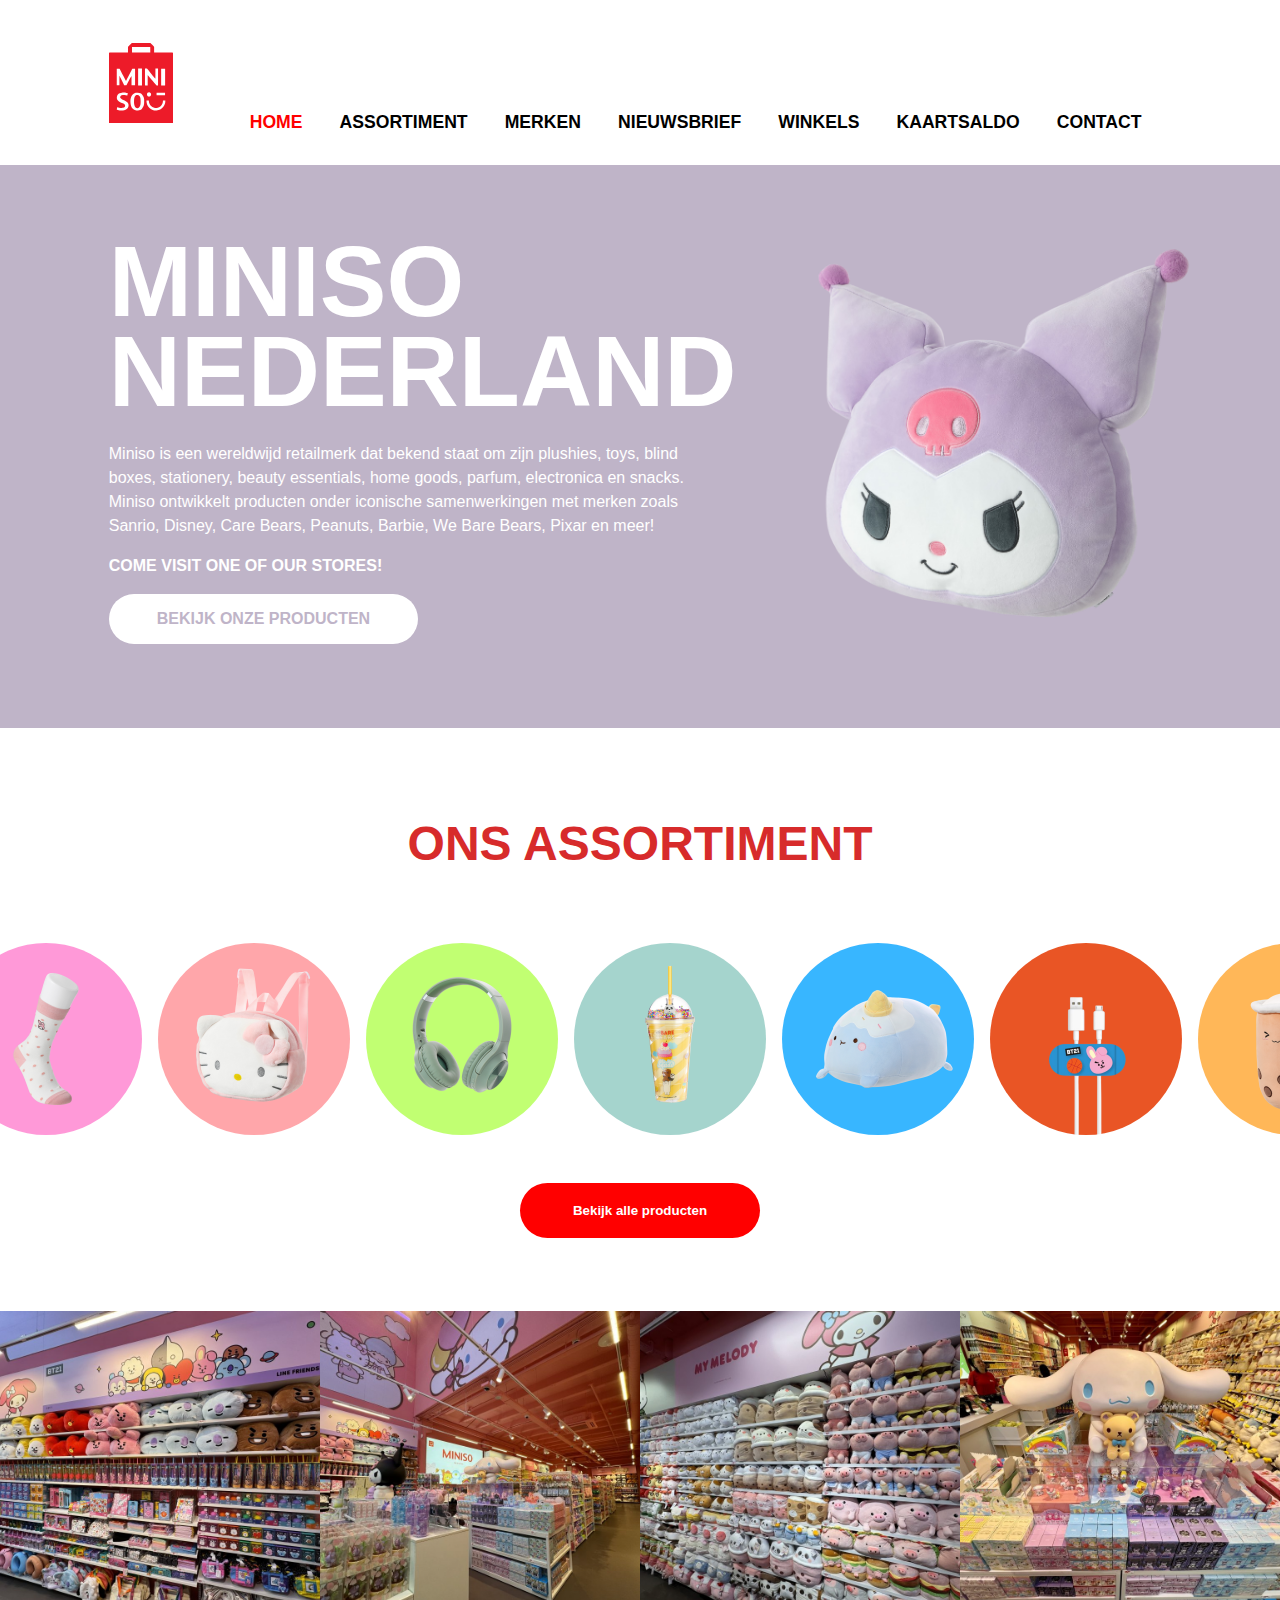
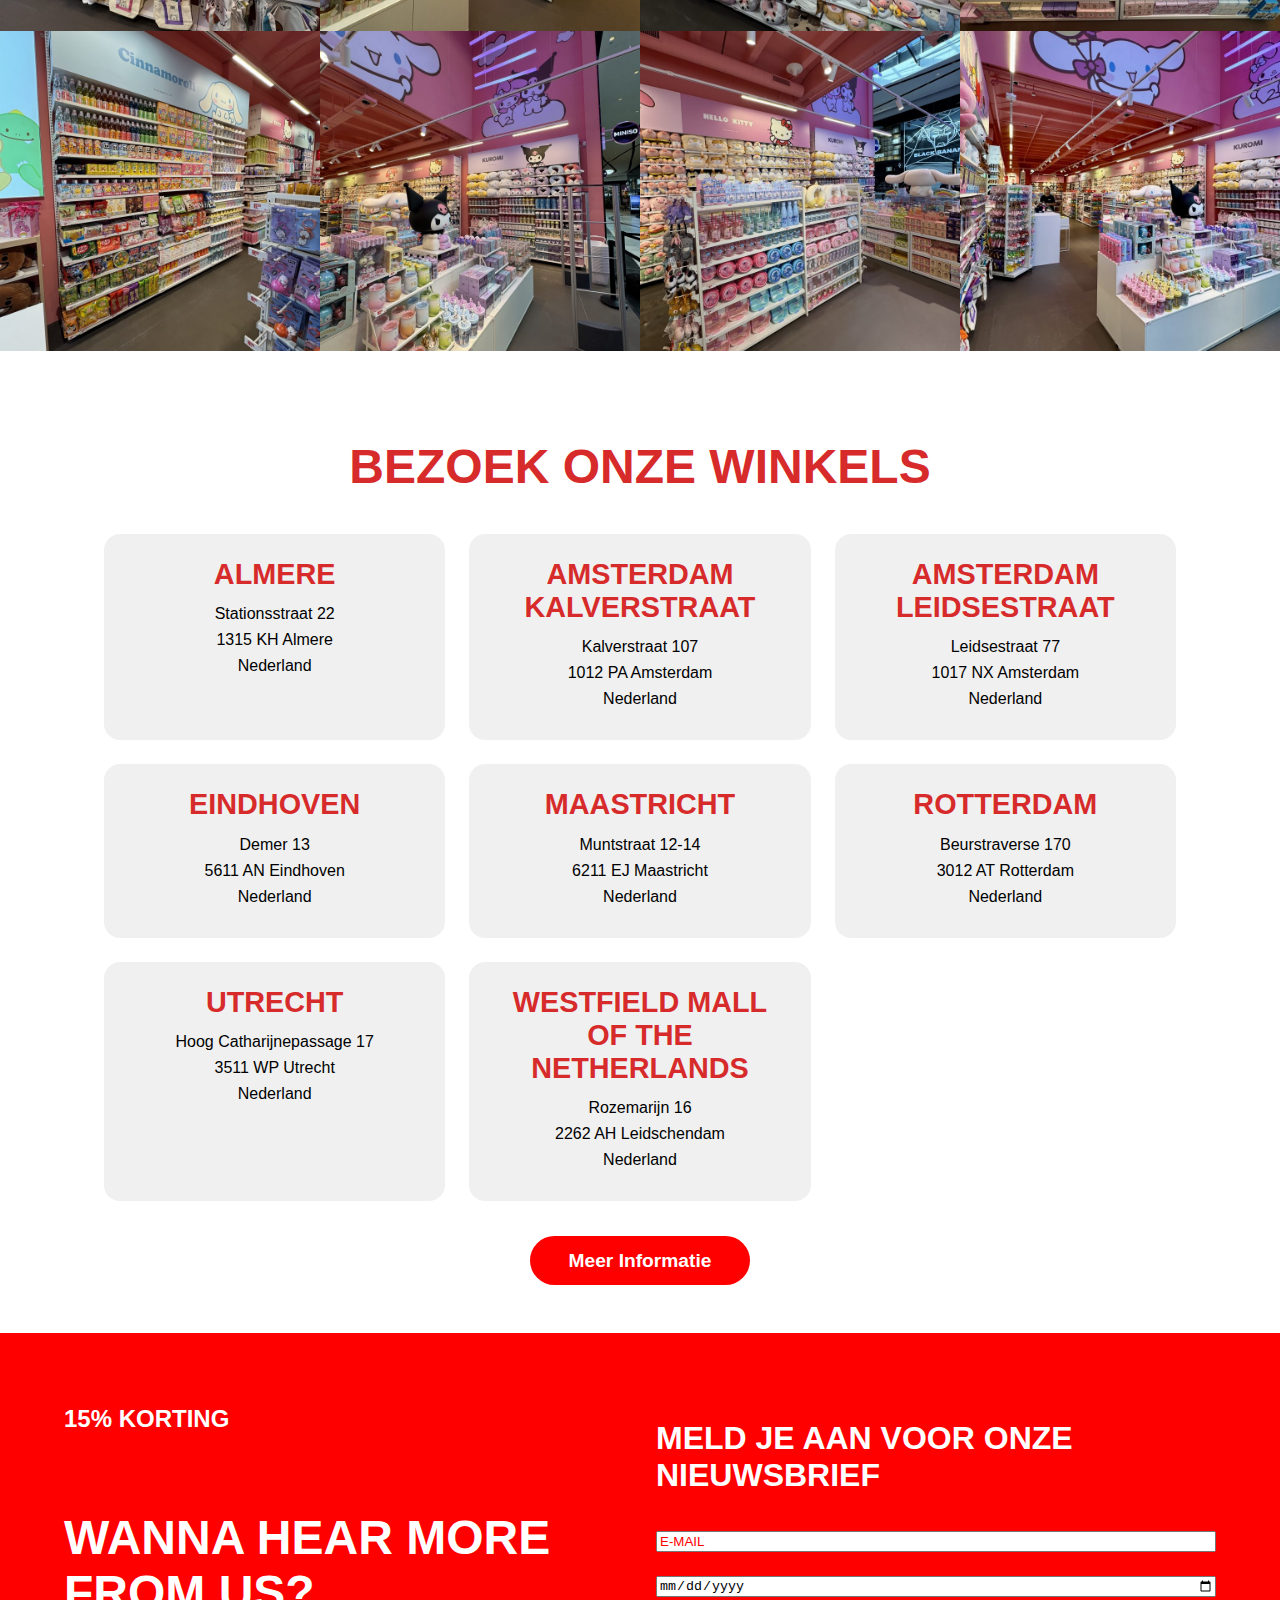
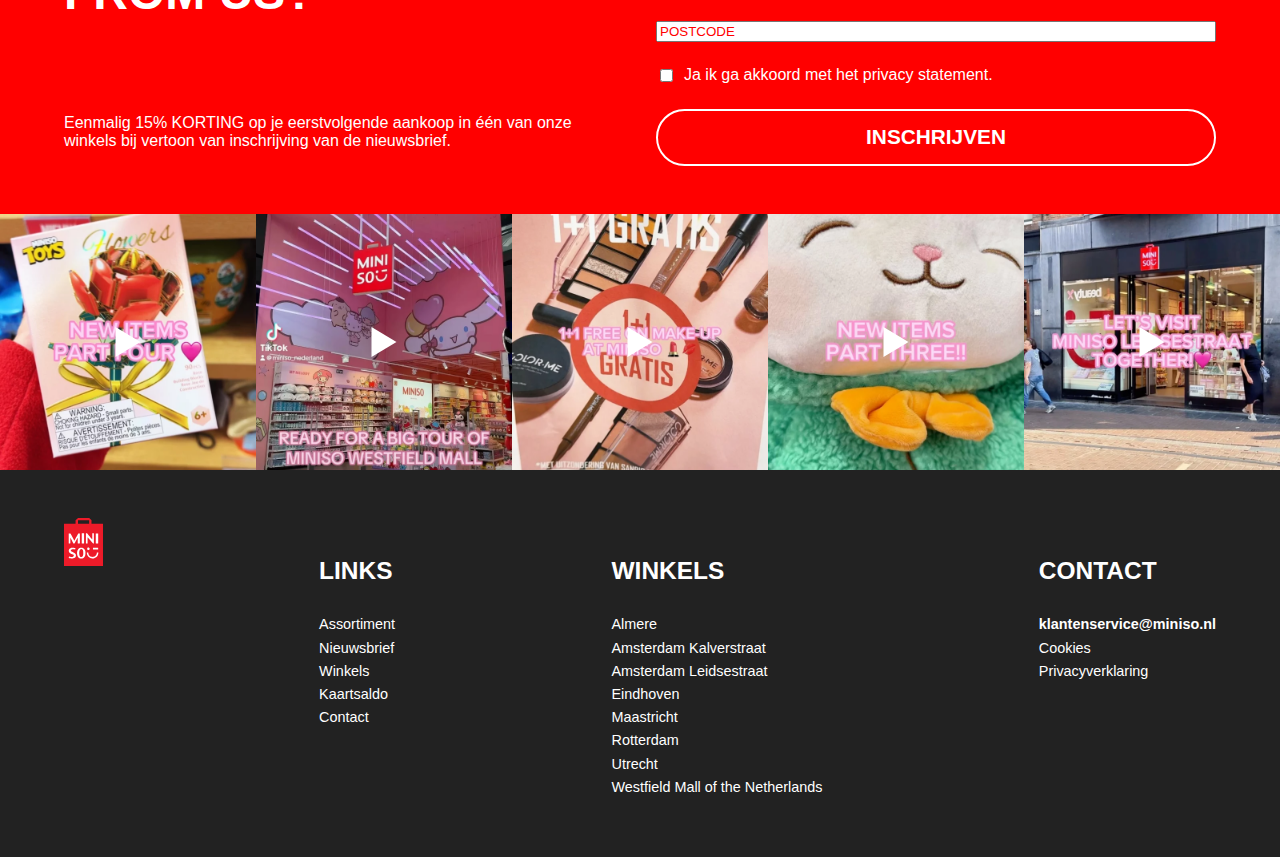
<file: index.html>
<!DOCTYPE html>
<html lang="nl">

<head>
    <meta charset="UTF-8">
    <meta name="author" content="Fatima">
    <meta name="viewport" content="width=device-width, initial-scale=1">
    <title>Miniso Nederland Home Pagina</title>
    <link href="styles/style.css" rel="stylesheet">
    <link href="styles/stylepageen.css" rel="stylesheet">
    <link rel="icon" type="image/svg+xml" href="images/favicon.svg">
</head>

<body>
    <header>
        <nav>
            <img src="images/miniso.svg" alt="Miniso Logo">
            <ul>
                <li><a href="index.html" class="active">Home</a></li>
                <li><a href="">Assortiment</a></li>
                <li><a href="indextwee.html">Merken</a></li>
                <li><a href="">Nieuwsbrief</a></li>
                <li><a href="">Winkels</a></li>
                <li><a href="">Kaartsaldo</a></li>
                <li><a href="">Contact</a></li>
            </ul>
            <button>
                menu
            </button>
            
        </nav>
    </header>

    <main>
        <section>
            <article>
                <h1>Miniso Nederland</h1>
                <p>Miniso is een wereldwijd retailmerk dat bekend staat om zijn plushies, toys, blind boxes, stationery, beauty essentials, home goods, parfum, electronica en snacks. Miniso ontwikkelt producten onder iconische samenwerkingen met merken zoals Sanrio, Disney, Care Bears, Peanuts, Barbie, We Bare Bears, Pixar en meer!</p>
                <p>Come visit one of our stores!</p>
                <button>Bekijk onze producten</button>
            </article>
            <img src="images/kuromi.png" alt="Kuromi Plushie">
        </section>

        <section>
            <h2>Ons assortiment</h2>
            <ol>
                <li><img src="images/product1.png" alt="Categorie 1"></li>
                <li><img src="images/product2.png" alt="Categorie 2"></li>
                <li><img src="images/product3.png" alt="Categorie 3"></li>
                <li><img src="images/product4.png" alt="Categorie 4"></li>
                <li><img src="images/product5.png" alt="Categorie 5"></li>
                <li><img src="images/product6.png" alt="Categorie 6"></li>
                <li><img src="images/product7.png" alt="Categorie 7"></li>
                <li><img src="images/product8.png" alt="Categorie 8"></li>
                <li><img src="images/product9.png" alt="Categorie 9"></li>
                <li><img src="images/product10.png" alt="Categorie 10"></li>
                <li><img src="images/product11.png" alt="Categorie 11"></li>
                <li><img src="images/product12.png" alt="Categorie 12"></li>
                <li><img src="images/product13.png" alt="Categorie 13"></li>
                <li><img src="images/product14.png" alt="Categorie 14"></li>
                <li><img src="images/product15.png" alt="Categorie 15"></li>
                <li><img src="images/product16.png" alt="Categorie 16"></li>
                <li><img src="images/product17.png" alt="Categorie 17"></li>
                <li><img src="images/product18.png" alt="Categorie 18"></li>
                <li><img src="images/product19.png" alt="Categorie 19"></li>
                <li><img src="images/product20.png" alt="Categorie 20"></li>
            </ol>
            <button>Bekijk alle producten</button>
        </section>
        
        <section>
            <ul>
                <li><img src="images/p1.jpg" alt="Miniso Product 1"></li>
                <li><img src="images/p2.jpg" alt="Miniso Product 2"></li>
                <li><img src="images/p3.jpg" alt="Miniso Product 3"></li>
                <li><img src="images/p4.jpg" alt="Miniso Product 4"></li>
                <li><img src="images/p5.jpg" alt="Miniso Product 5"></li>
                <li><img src="images/p6.jpg" alt="Miniso Product 6"></li>
                <li><img src="images/p7.jpg" alt="Miniso Product 7"></li>
                <li><img src="images/p8.jpg" alt="Miniso Product 8"></li>
            </ul>
        </section>

        <section>
            <h2>Bezoek onze winkels</h2>
            <ul>
                <li>
                    <h3>Almere</h3>
                    <p>Stationsstraat 22</p>
                    <p>1315 KH Almere</p>
                    <p>Nederland</p>
                </li>
                <li>
                    <h3>Amsterdam Kalverstraat</h3>
                    <p>Kalverstraat 107</p>
                    <p>1012 PA Amsterdam</p>
                    <p>Nederland</p>
                </li>
                <li>
                    <h3>Amsterdam Leidsestraat</h3>
                    <p>Leidsestraat 77</p>
                    <p>1017 NX Amsterdam</p>
                    <p>Nederland</p>
                </li>
                <li>
                    <h3>Eindhoven</h3>
                    <p>Demer 13</p>
                    <p>5611 AN Eindhoven</p>
                    <p>Nederland</p>
                </li>
                <li>
                    <h3>Maastricht</h3>
                    <p>Muntstraat 12-14</p>
                    <p>6211 EJ Maastricht</p>
                    <p>Nederland</p>
                </li>
                <li>
                    <h3>Rotterdam</h3>
                    <p>Beurstraverse 170</p>
                    <p>3012 AT Rotterdam</p>
                    <p>Nederland</p>
                </li>
                <li>
                    <h3>Utrecht</h3>
                    <p>Hoog Catharijnepassage 17</p>
                    <p>3511 WP Utrecht</p>
                    <p>Nederland</p>
                </li>
                <li>
                    <h3>Westfield Mall of the Netherlands</h3>
                    <p>Rozemarijn 16</p>
                    <p>2262 AH Leidschendam</p>
                    <p>Nederland</p>
                </li>
            </ul>
            <button>Meer Informatie</button>
        </section>

        <section>
            <h3>15% korting</h3>
            <h1>Wanna hear more from us?</h1>
            <p>Eenmalig 15% KORTING op je eerstvolgende aankoop in één van onze winkels bij vertoon van inschrijving van de nieuwsbrief.</p>
        
            <form>
                <h2>Meld je aan voor onze nieuwsbrief</h2>
                <input type="email" placeholder="E-MAIL" required>
                <input type="date" placeholder="Geboortedatum" required>
                <input type="text" placeholder="POSTCODE" required>
                <label><input type="checkbox" required> Ja ik ga akkoord met het privacy statement.</label>
                <button type="submit">INSCHRIJVEN</button>
            </form> <!--met behulp van chatgpt en mdn-->
        </section>

        <section>
            <ul>
                <li><a href="https://instagram.com"><img src="images/video1-thumbnail.webp" alt="Video 1" /></a></li>
                <li><a href="https://instagram.com"><img src="images/video2-thumbnail.webp" alt="Video 2" /></a></li>
                <li><a href="https://instagram.com"><img src="images/video3-thumbnail.webp" alt="Video 3" /></a></li>
                <li><a href="https://instagram.com"><img src="images/video4-thumbnail.webp" alt="Video 4" /></a></li>
                <li><a href="https://instagram.com"><img src="images/video5-thumbnail.webp" alt="Video 5" /></a></li>
            </ul>
        </section>
    </main>

    <footer>
        <img src="images/miniso.svg" alt="Miniso Logo">
        
        <ul>
            <h3>Links</h3>
            <li>Assortiment</li>
            <li>Nieuwsbrief</li>
            <li>Winkels</li>
            <li>Kaartsaldo</li>
            <li>Contact</li>
        </ul>
      
        <ul>
            <h3>Winkels</h3>
            <li>Almere</li>
            <li>Amsterdam Kalverstraat</li>
            <li>Amsterdam Leidsestraat</li>
            <li>Eindhoven</li>
            <li>Maastricht</li>
            <li>Rotterdam</li>
            <li>Utrecht</li>
            <li>Westfield Mall of the Netherlands</li>
        </ul>
    
        <ul>
            <h3>Contact</h3>
            <li><strong>klantenservice@miniso.nl</strong></li>
            <li>Cookies</li>
            <li>Privacyverklaring</li>
        </ul>
       <!--met behulp van chatgpt-->
    <script defer src="scripts/script.js"></script>
</body>

</html>
</file>
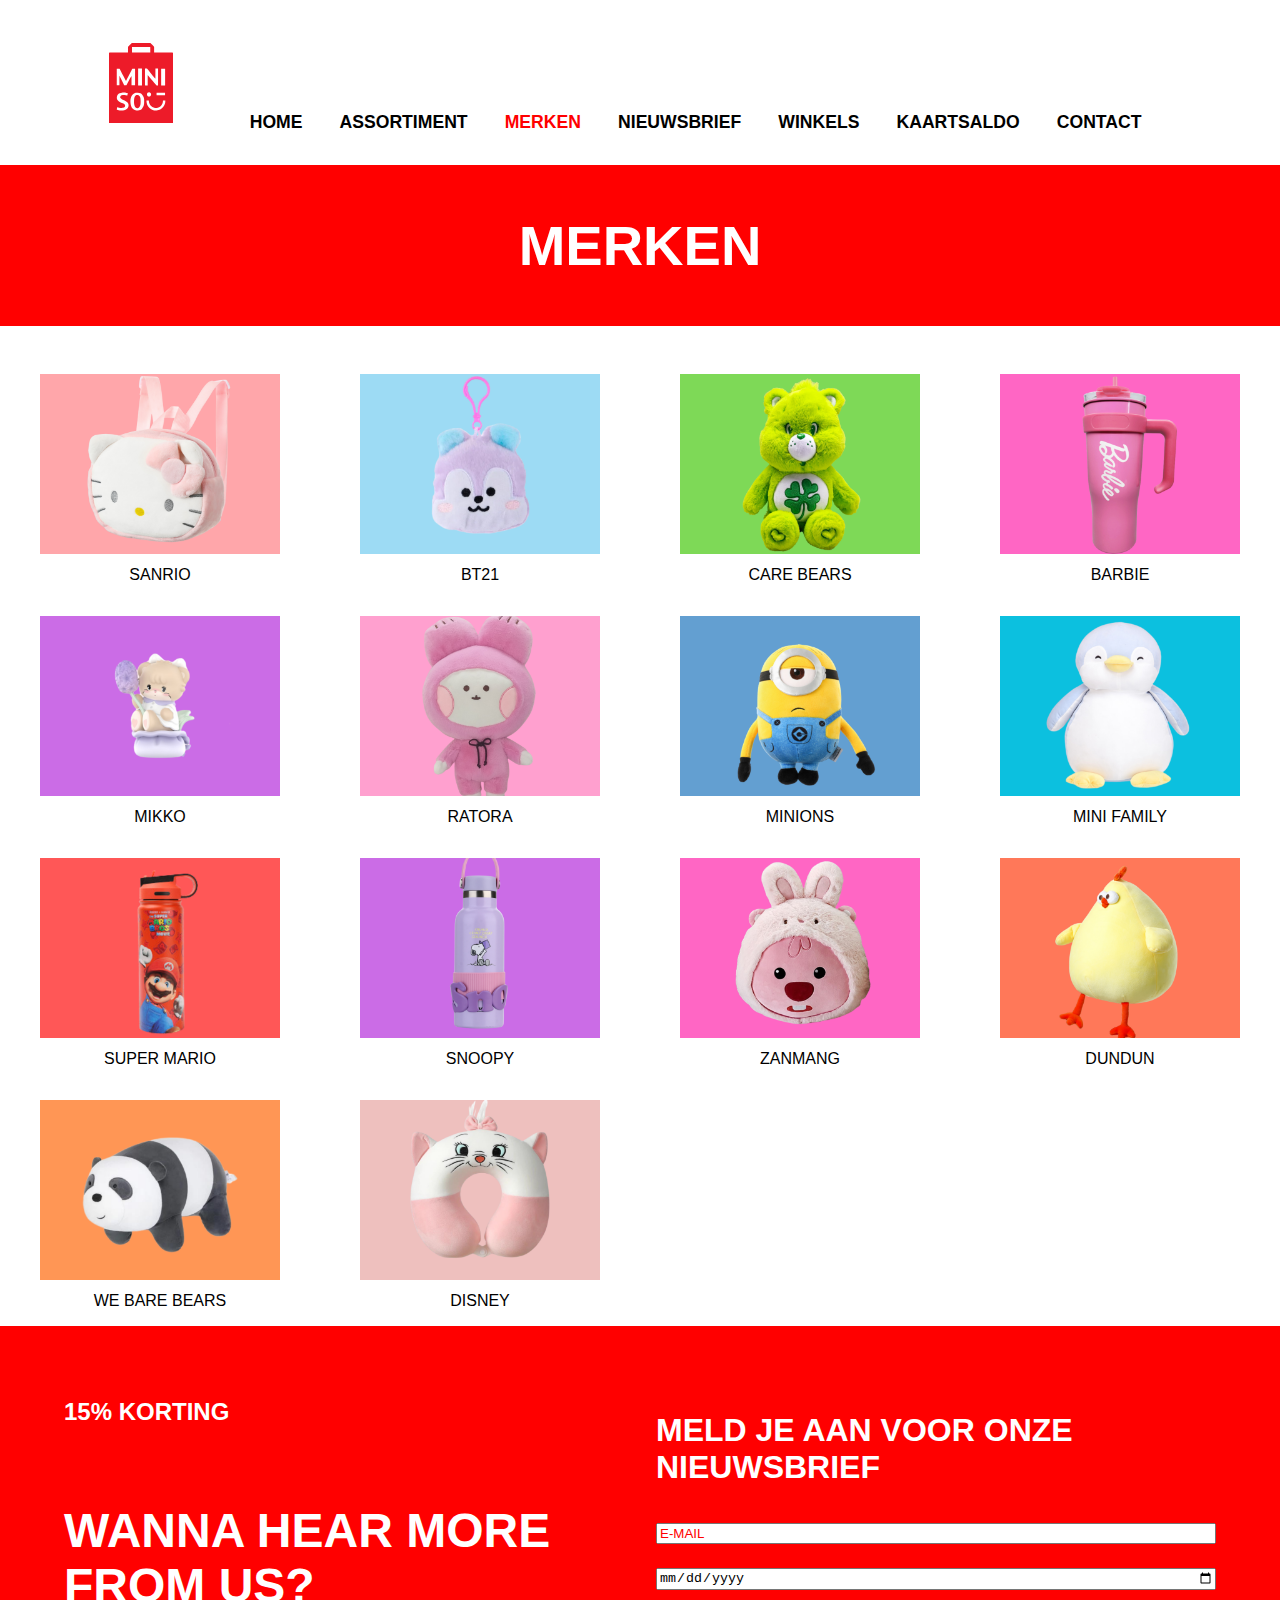
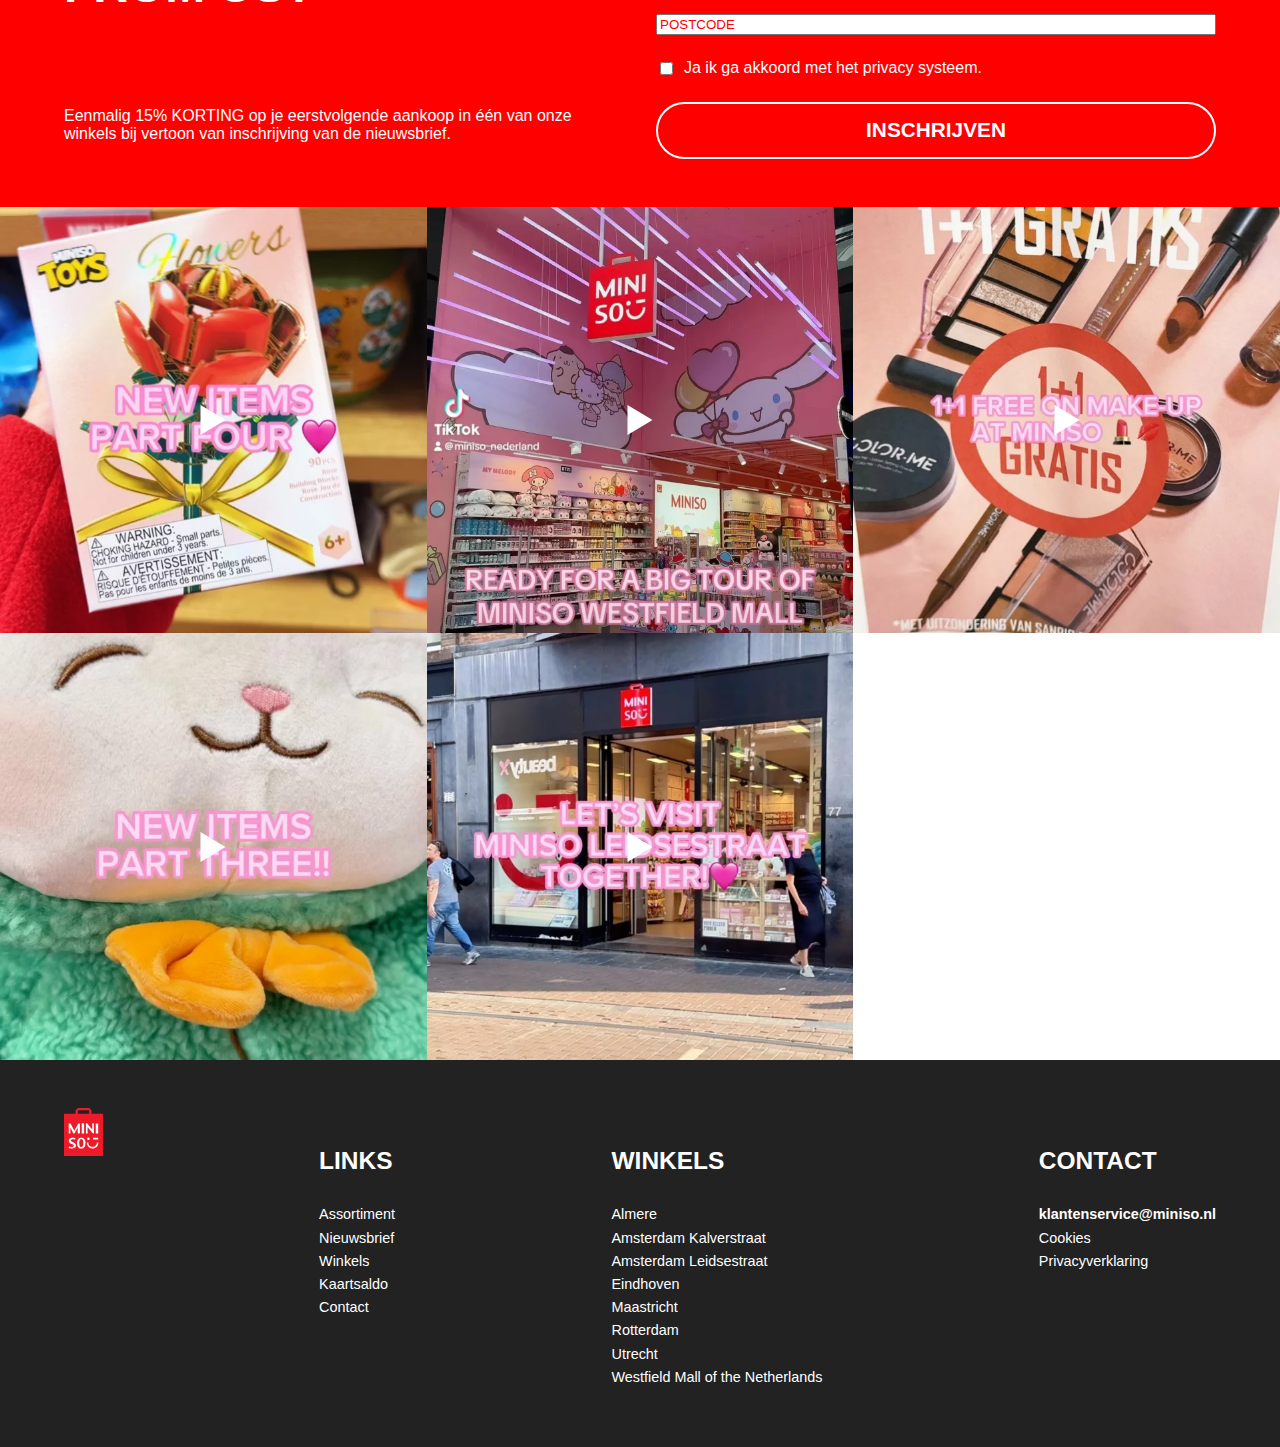
<file: indextwee.html>
<!DOCTYPE html>
<html lang="nl">

<head>
    <meta charset="UTF-8">
    <meta name="author" content="Fatima">
    <meta name="viewport" content="width=device-width, initial-scale=1">
    <title>Miniso Nederland Home Pagina</title>
    <link href="styles/style.css" rel="stylesheet">
    <link href="styles/stylepagtwee.css" rel="stylesheet">
    <link href="index.html" rel="htmlsheet">
    <link rel="icon" type="image/svg+xml" href="images/favicon.svg">
</head>

<body>
    <header>
        <nav>
            <img src="images/miniso.svg" alt="Miniso Logo">
            <ul>
                <li><a href="index.html">Home</a></li>
                <li><a href="">Assortiment</a></li>
                <li><a href="indextwee.html"class="active">Merken</a></li>
                <li><a href="">Nieuwsbrief</a></li>
                <li><a href="">Winkels</a></li>
                <li><a href="">Kaartsaldo</a></li>
                <li><a href="">Contact</a></li>
            </ul>
            <button>
                menu
            </button>
        </nav>
    </header>

<main>

    <section>
        <h1>Merken</h1>
    </section>
    
    <section>
        <figure>
            <img src="images/merk1.png" alt="Merk 1">
            <figcaption>sanrio</figcaption>
        </figure>
        <figure>
            <img src="images/merk2.png" alt="Merk 2">
            <figcaption>bt21</figcaption>
        </figure>
        <figure>
            <img src="images/merk3.png" alt="Merk 3">
            <figcaption>care bears</figcaption>
        </figure>
        <figure>
            <img src="images/merk4.png" alt="Merk 4">
            <figcaption>barbie</figcaption>
        </figure>
        <figure>
            <img src="images/merk5.png" alt="Merk 5">
            <figcaption>mikko</figcaption>
        </figure>
        <figure>
            <img src="images/merk6.png" alt="Merk 6">
            <figcaption>ratora</figcaption>
        </figure>
        <figure>
            <img src="images/merk7.png" alt="Merk 7">
            <figcaption>minions</figcaption>
        </figure>
        <figure>
            <img src="images/merk8.png" alt="Merk 8">
            <figcaption>mini family</figcaption>
        </figure>
        <figure>
            <img src="images/merk9.png" alt="Merk 9">
            <figcaption>super mario</figcaption>
        </figure>
        <figure>
            <img src="images/merk10.png" alt="Merk 10">
            <figcaption>snoopy</figcaption>
        </figure>
        <figure>
            <img src="images/merk11.png" alt="Merk 11">
            <figcaption>zanmang</figcaption>
        </figure>
        <figure>
            <img src="images/merk12.png" alt="Merk 12">
            <figcaption>dundun</figcaption>
        </figure>
        <figure>
            <img src="images/merk13.png" alt="Merk 13">
            <figcaption>we bare bears</figcaption>
        </figure>
        <figure>
            <img src="images/merk14.png" alt="Merk 14">
            <figcaption>disney</figcaption>
        </figure>
    </section>

    <section>
        <h3>15% KORTING</h3>
        <h1>WANNA HEAR MORE FROM US?</h1>
        <p>Eenmalig 15% KORTING op je eerstvolgende aankoop in één van onze winkels bij vertoon van inschrijving van de nieuwsbrief.</p>
    
        <form>
            <h2>MELD JE AAN VOOR ONZE NIEUWSBRIEF</h2>
            <input type="email" placeholder="E-MAIL" required>
            <input type="date" placeholder="Geboortedatum" required>
            <input type="text" placeholder="POSTCODE" required>
            <label><input type="checkbox" required> Ja ik ga akkoord met het privacy systeem.</label>
            <button type="submit">INSCHRIJVEN <span></span></button>
        </form> <!--met behulp van chatgpt en mdn-->
    </section>

    <section>
        <ul>
            <li><a href="https://instagram.com"><img src="images/video1-thumbnail.webp" alt="Video 1" /></a></li>
            <li><a href="https://instagram.com"><img src="images/video2-thumbnail.webp" alt="Video 2" /></a></li>
            <li><a href="https://instagram.com"><img src="images/video3-thumbnail.webp" alt="Video 3" /></a></li>
            <li><a href="https://instagram.com"><img src="images/video4-thumbnail.webp" alt="Video 4" /></a></li>
            <li><a href="https://instagram.com"><img src="images/video5-thumbnail.webp" alt="Video 5" /></a></li>
        </ul>
    </section>
</main>

<footer>
    <img src="images/miniso.svg" alt="Miniso Logo">
    
    <ul>
        <h3>Links</h3>
        <li>Assortiment</li>
        <li>Nieuwsbrief</li>
        <li>Winkels</li>
        <li>Kaartsaldo</li>
        <li>Contact</li>
    </ul>
  
    <ul>
        <h3>Winkels</h3>
        <li>Almere</li>
        <li>Amsterdam Kalverstraat</li>
        <li>Amsterdam Leidsestraat</li>
        <li>Eindhoven</li>
        <li>Maastricht</li>
        <li>Rotterdam</li>
        <li>Utrecht</li>
        <li>Westfield Mall of the Netherlands</li>
    </ul>

    <ul>
        <h3>Contact</h3>
        <li><strong>klantenservice@miniso.nl</strong></li>
        <li>Cookies</li>
        <li>Privacyverklaring</li>
    </ul>
   <!--met behulp van chatgpt-->
<script defer src="scripts/script.js"></script>
</body>

</html>
</file>
<file: styles/style.css>
/**************/
/* CSS REMEDY */
/**************/
*, *::after, *::before {
  box-sizing:border-box;  
}






/*********************/
/* CUSTOM PROPERTIES */
/*********************/
:root {
	/* startje */
	--color-text:#111;
	--color-background:#eee;
}

/* @font-face {
    font-family: "minifont";
    src: url("/Users/fatimasadki/Library/Fonts/AgencyFB_Black (1).ttf");
} */



/****************/
/* JOUW STYLING */
/****************/
body {
    margin: 0;
    padding: 0;
    box-sizing: border-box;
    font-family: sans-serif;
}

nav {
    display: flex;
    align-items: center;
    justify-content: space-between;
    padding: 1em 5vw;
    background-color: #fff;
    margin-right: 5vw;
}

nav img {
    height: 5em;
    margin-left: 3.5vw;
    margin-top: 1vw;
    margin-bottom: 1vw;
}

nav ul {
    list-style: none;
    display: flex;
    gap: 2vw;
}

nav ul li {
    display: inline;
}

nav ul li a {
    text-decoration: none;
    font-weight: bold;
    color: black;
    padding: .6em;
    text-transform: uppercase;
    font-size: 1.1em;
    font-family: Impact, Haettenschweiler, 'Arial Narrow Bold', sans-serif;
}

nav ul li a.active {
    color: red;
}

nav ul li a:hover {
    color: red;
}

footer {
    background-color: #222;
    color: white;
    padding: 3em 5vw;
    display: flex;
    justify-content: space-between;
    align-items: flex-start;
    flex-wrap: wrap;
}


footer ul {
    display: flex;
    flex-direction: column;
    gap: 0.5em;
    list-style: none;
    font-size: .9em;
}

footer ul h3 {
    font-family: Impact, Haettenschweiler, 'Arial Narrow Bold', sans-serif;
    font-size: 1.7em;
    text-transform: uppercase;
}

footer nav ul {
    flex-direction: row;
    /*met behulp van chatgpt*/
}

@media (max-width: 768px) {
    footer {
        flex-direction: column;
        align-items: center;
        text-align: center;
    }

    footer nav ul {
        flex-direction: column;
    }
}

footer img {
    height: 3em;
}

footer a {
    color: white;
    text-decoration: none;
}

footer a:hover {
    text-decoration: underline;
}

footer p {
    margin-top: 1em;
    font-size: 0.9em;
    color: lightgray;
}

nav body {
	margin:0;
	height:100dvh;
	display:grid;
	place-items:Center;
}

nav button {
	position:relative;
	font-size:1em;
	
	appearance:none;
	border:none;
	background-color:red;
	color:white;
	
	width:4em;
	aspect-ratio:1/1;
	border-radius:50%;
}

nav button::after {
	content:"";
	position:absolute;
	
	top:0;
	right:0;
	bottom:0;
	left:0;
	
	border:solid .3em red;
	
	border-radius:inherit;
}

@media (prefers-reduced-motion:no-preference) {
	button::after {
		animation:gloei 1s infinite ease-out;
	}
}

@keyframes gloei {
	0% {
		scale: 1.3;
		opacity:1;
	}
	
	100% {
		scale: 1.5;
		opacity:0;
	}
}

@media (min-width: 769px) {
    nav ul {
        display: flex; 
        position: static; 
        flex-direction: row; 
        background-color: transparent; 
        padding-top: 0; 
        gap: 0; 
    }

    nav.toonMenu ul {
        display: flex; 
    }

    nav button {
        display: none; 
    }
}

@media (min-width: 0px) {
    nav ul {
        display: none; 
        position: fixed; 
        top: 0;
        left: 0;
        right: 0;
        bottom: 0;
        flex-direction: column; 
        background-color: #fff; 
        padding-top: 5em; 
        gap: 1em; 
    }

    nav.toonMenu ul {
        display: flex; 
    }

    nav button {
        display: inline-block; 
    }
}

@media (min-width: 769px) {
    nav button {
        display: none; 
    }
    
    nav ul {
        display: flex;
        position: static;
        flex-direction: row;
    }
}
    /* jouw code */
</file>
<file: styles/stylepageen.css>
section:nth-of-type(1) {
    display: flex;
    align-items: center;
    justify-content: space-between;
    padding: 1vw 3vw 3vw 5.5vw;
    background-color: rgb(191, 180, 200);
}

section:nth-of-type(1) article {
    width: 42em;
    padding-left: 3vw;
    padding-right: 3vw;
}

section:nth-of-type(1) h1 {
    font-size: 6.25em;
    color: white;
    margin-bottom: 2vw;
    margin-top: 1vw;
    font-weight: 900;
    text-transform: uppercase;
    line-height: .9em;
    font-family: Impact, Haettenschweiler, 'Arial Narrow Bold', sans-serif;
}

section:nth-of-type(1) p:first-of-type {
    font-size: 1em;
    color: white;
    line-height: 1.5em;
}

section:nth-of-type(1) p:last-of-type {
    font-size: 1em;
    color: white;
    text-transform: uppercase;
    line-height: 1.5em;
    font-weight: bold;
}

section:nth-of-type(1) img {
    width: 40vw;
    height: 40vw;
    position: relative;
    margin-bottom: 1vw;
    margin-right: 5vw;
}

section:nth-of-type(1) button {
    font-family: Impact, Haettenschweiler, 'Arial Narrow Bold', sans-serif;
    color: rgb(191, 180, 200);
    padding: 1em 3em;
    text-transform: uppercase;
    font-size: 1em;
    border: none;
    background-color: white;
    font-weight: bold;
    cursor: pointer;
    border-radius: 2em;
}

section:nth-of-type(1) button:hover {
    background-color: lightgray;
}

@media (min-width: 769px) {
    section:nth-of-type(1) {
        flex-direction: row; 
        align-items: center;
    }

    section:nth-of-type(1) article {
        width: 42em; 
        padding: 3vw; 
    }

    section:nth-of-type(1) h1 {
        font-size: 6.25em; 
    }

    section:nth-of-type(1) img {
        order: 2; 
        margin: 0; 
        width: 40vw; 
        height: 40vw;
    }
    /* met behulp van chatgpt */
}

@media (max-width: 768px) {
    section:nth-of-type(1) {
        flex-direction: column; 
        align-items: flex-start;
    }

    section:nth-of-type(1) article {
        width: 100%; 
        padding: 1em; 
    }

    section:nth-of-type(1) h1 {
        font-size: 3.5em; 
    }

    section:nth-of-type(1) img {
        order: 3; 
        margin: 1em 0 0 0; 
        width: 100%; 
        height: auto; 
    }
}

section:nth-of-type(2) button {
    padding: 1.5em 4em;
    border: none;
    background-color: red;
    color: white;
    font-weight: bold;
    cursor: pointer;
    border-radius: 5em;
    margin-bottom: 2vw;
    font-family: Impact, Haettenschweiler, 'Arial Narrow Bold', sans-serif;
    /* margin-top: 1.5em; */
}

section:nth-of-type(2) button:hover {
    background-color: darkred;
}

section:nth-of-type(4) button {
    padding: 0.7em 2em;
    border: none;
    background-color: red;
    color: white;
    font-weight: bold;
    cursor: pointer;
    border-radius: 2em;
    margin-top: 1em;
    font-family: Impact, Haettenschweiler, 'Arial Narrow Bold', sans-serif;
    font-size: 1.2em;
}

section:nth-of-type(2) {
    text-align: center;
    padding: 3em 0;
}

section:nth-of-type(2) h2 {
    font-family: Impact, Haettenschweiler, 'Arial Narrow Bold', sans-serif;;
    font-size: 3em;
    color: #D72B2B;
    text-transform: uppercase;
}

section > ol {
    display: flex;
    gap: 1em;
    overflow-x: hidden;
    padding: 2em 0;
    background-color: white;
    list-style: none;
}

section > ol > li {
    flex-shrink:0;
    flex-basis:20vw;
    aspect-ratio: 1/1;
    display: flex;
    justify-content: center;
    align-items: center;
    overflow: hidden;
    position: relative;
}

@media (width > 48em) {
    section > ol > li {
        flex-basis: 15vw;
    }
}

section > ol img {
    width: 100%;  
    height: 100%;  
    object-fit: cover;  
    border-radius: 50%;  
}

section:nth-of-type(3) ul {
    display: flex;
    flex-wrap: wrap;
    gap: 0;
    justify-content: center;
    list-style: none;
    margin: 0;
    padding: 0;
    /*met behulp van chatgpt*/
}

section:nth-of-type(3) li {
    width: calc(100%/2);
}

@media (width > 900px) {
    section:nth-of-type(3) li {
        width: calc(100%/4);;
    }
}

section:nth-of-type(3) ul img {
    width: 100%;
    height: auto;
    object-fit: cover;
    display: block;
    aspect-ratio: 1/1;
}

section:nth-of-type(4) {
    text-align: center;
    padding: 3em 4.5em;
    /* margin-left: 3em;
    margin-right: 5.5em; */
}

section:nth-of-type(4) h2 {
    font-family: Impact, Haettenschweiler, 'Arial Narrow Bold', sans-serif;
    font-size: 3em;
    color: #D72B2B;
    text-transform: uppercase;
}

section:nth-of-type(4) h3 {
    font-family: Impact, Haettenschweiler, 'Arial Narrow Bold', sans-serif;;
    font-size: 1.8em;
    color: #D72B2B;
    margin-top: 0;
    margin-bottom: .5em;
    text-transform: uppercase;
}

section:nth-of-type(4) ul {
    display: grid;
    grid-template-columns: 1fr;
    gap: 1.5em;
    justify-items: start;
    list-style: none;
    padding: 0 2em 0 2em;
}

section:nth-of-type(4) ul li {
    width: 100%;
    padding: 1.5em;
    background-color: #f0f0f0;
    border-radius: 1em;
}

section:nth-of-type(4) ul li h2 {
    color: red;
}

section:nth-of-type(4) ul li p {
    color: black;
    margin: 0.5em 0;
}

@media (width > 700px) {
    section:nth-of-type(4) ul {
        grid-template-columns: 1fr 1fr;
    }
} /*met behulp van chatgpt en MDN*/

@media (width > 1080px) {
    section:nth-of-type(4) ul {
        grid-template-columns: 1fr 1fr 1fr;
    }
}

section:nth-of-type(5) {
    background-color: red;
    padding: 3em 5vw;
    text-align: left;
    display: flex;
    flex-direction: column;
    justify-content: space-between;
    align-items: flex-start;
    flex-wrap: wrap;
}

section:nth-of-type(5) h1,
section:nth-of-type(5) h2,
section:nth-of-type(5) h3 {
    width: 100%;
    font-family: Impact, Haettenschweiler, 'Arial Narrow Bold', sans-serif;
    color: white;
    text-transform: uppercase;
}

section:nth-of-type(5) h1 {
    font-size: 3em;
    margin-top: 3vw;
    margin-bottom: 3vw;
}

section:nth-of-type(5) h2 {
    font-size: 2em;
    margin-top: 3vw;
    margin-bottom: 1vw;
}

section:nth-of-type(5) h3 {
    font-size: 1.5em;
    margin-bottom: .5vw;
}

section:nth-of-type(5) form {
    width: 100%;
    display: flex;
    flex-direction: column;
    gap: 1.5em;
}

section:nth-of-type(5) form label {
    display: flex;
    align-items: center;
    gap: 0.5em;
    font-family: Impact, Haettenschweiler, 'Arial Narrow Bold', sans-serif;
    color: white;
}

section:nth-of-type(5) p {
    color: white;
    margin-top: .5vw;
}

section:nth-of-type(5) ::placeholder {
    font-family: Impact, Haettenschweiler, 'Arial Narrow Bold', sans-serif;
    color: red;
}

@media (width > 768px) {
    section:nth-of-type(5) {
        display: grid;
        grid-template-columns: 1fr 1fr;
        gap: 2em;
        grid-template-rows: max-content 1fr;
    }

    section:nth-of-type(5) form {
        grid-column-start: 2;
        grid-column-end: 3;
        grid-row-start: 1;
        grid-row-end: 4;
    } /*met behulp van meneer 't Hooft*/
}

section:nth-of-type(5) form button {
    padding: 0.7em 2em;
    border: 2px solid white; /* Witte rand toegevoegd */
    background-color: red;
    color: white;
    font-weight: bold;
    cursor: pointer;
    border-radius: 1.5em;
    font-family: Impact, Haettenschweiler, 'Arial Narrow Bold', sans-serif;
    font-size: 1.3em;
}

section:nth-of-type(6) ul {
    display: grid;
    grid-template-columns: 1fr 1fr 1fr;
    gap: 0;
    list-style: none;
    padding: 0;
    margin: 0;
}

section:nth-of-type(6) ul li {
    position: relative; /* Make the list item a positioning context */
    aspect-ratio: 1/1;
    width: 100%;
}

section:nth-of-type(6) ul li:last-child {
    margin-right: 0;
}

section:nth-of-type(6) ul img {
    width: 100%;
    height: 100%;
    display: block;
    object-fit: cover;
}

section:nth-of-type(6) ul li::after {
    content: ''; 
    position: absolute; 
    top: 50%; 
    left: 50%; 
    width: 0; 
    height: 0; 
    border-top: 15px solid transparent; 
    border-bottom: 15px solid transparent; 
    border-left: 25px solid white; 
    transform: translate(-50%, -50%); 
}

@media (min-width: 769px) {
    section:nth-of-type(6) ul {
        grid-template-columns: repeat(5, 1fr);
    }
}
</file>
<file: styles/stylepagtwee.css>
section:nth-of-type(1) {
    background-color: red;
    color: white;
    text-align: center;
    padding: 3em 0;
}

section:nth-of-type(1) h1 {
    font-family: Impact, Haettenschweiler, 'Arial Narrow Bold', sans-serif;
    font-size: 3.5em;
    margin: 0;
    text-transform: uppercase;
}

/* Grid layout voor afbeeldingen */
section:nth-of-type(2) {
    display: grid;
    grid-template-columns: 50vw 50vw;
    padding: 2em 5vw 0 5vw;
    align-items: center;
    justify-content: center;
}

section:nth-of-type(2) figure {
    text-align: center;
    font-family: Impact, Haettenschweiler, 'Arial Narrow Bold', sans-serif;
    text-transform: uppercase;
}

section:nth-of-type(2) img {
    width: 100%;
    height: auto;
    aspect-ratio: 4 / 3;
    object-fit: cover;
}

section:nth-of-type(2) figcaption {
    margin-top: 0.5em;
    font-size: 1em;
}

@media (min-width: 768px) {
    section:nth-of-type(2) {
        grid-template-columns: 25vw 25vw; /* Twee kolommen */
    }
}

@media (min-width: 1024px) {
    section:nth-of-type(2) {
        grid-template-columns: 25vw 25vw 25vw 25vw; /* Vier kolommen */
    }
}

section:nth-of-type(3) {
    background-color: red;
    padding: 3em 5vw;
    text-align: left;
    display: flex;
    flex-direction: column;
    justify-content: space-between;
    align-items: flex-start;
    flex-wrap: wrap;
}

section:nth-of-type(3) h1,
section:nth-of-type(3) h2,
section:nth-of-type(3) h3 {
    width: 100%;
    font-family: Impact, Haettenschweiler, 'Arial Narrow Bold', sans-serif;
    color: white;
    text-transform: uppercase;
}

section:nth-of-type(3) h1 {
    font-size: 3em;
    margin-top: 3vw;
    margin-bottom: 3vw;
}

section:nth-of-type(3) h2 {
    font-size: 2em;
    margin-top: 3vw;
    margin-bottom: 1vw;
}

section:nth-of-type(3) h3 {
    font-size: 1.5em;
    margin-bottom: .5vw;
}

section:nth-of-type(3) form {
    width: 100%;
    display: flex;
    flex-direction: column;
    gap: 1.5em;
}

section:nth-of-type(3) form label {
    display: flex;
    align-items: center;
    gap: 0.5em;
    font-family: Impact, Haettenschweiler, 'Arial Narrow Bold', sans-serif;
    color: white;
}

section:nth-of-type(3) p {
    color: white;
    margin-top: .5vw;
}

section:nth-of-type(3) ::placeholder {
    font-family: Impact, Haettenschweiler, 'Arial Narrow Bold', sans-serif;
    color: red;
}

@media (width > 768px) {
    section:nth-of-type(3) {
        display: grid;
        grid-template-columns: 1fr 1fr;
        gap: 2em;
        grid-template-rows: max-content 1fr;
    }

    section:nth-of-type(3) form {
        grid-column-start: 2;
        grid-column-end: 3;
        grid-row-start: 1;
        grid-row-end: 4;
    } /*met behulp van meneer 't Hooft*/
}

section:nth-of-type(3) form button {
    padding: 0.7em 2em;
    border: 2px solid white; /* Witte rand toegevoegd */
    background-color: red;
    color: white;
    font-weight: bold;
    cursor: pointer;
    border-radius: 1.5em;
    font-family: Impact, Haettenschweiler, 'Arial Narrow Bold', sans-serif;
    font-size: 1.3em;
}

section:nth-of-type(4) ul {
    display: grid;
    grid-template-columns: 1fr 1fr 1fr;
    gap: 0;
    list-style: none;
    padding: 0;
    margin: 0;
}

section:nth-of-type(4) ul li {
    position: relative; /* Make the list item a positioning context */
    aspect-ratio: 1/1;
    width: 100%;
}

section:nth-of-type(4) ul li:last-child {
    margin-right: 0;
}

section:nth-of-type(4) ul img {
    width: 100%;
    height: 100%;
    display: block;
    object-fit: cover;
}

section:nth-of-type(4) ul li::after {
    content: ''; 
    position: absolute; 
    top: 50%; 
    left: 50%; 
    width: 0; 
    height: 0; 
    border-top: 15px solid transparent; 
    border-bottom: 15px solid transparent; 
    border-left: 25px solid white; 
    transform: translate(-50%, -50%); 
}

@media (min-width: 769px) {
    section:nth-of-type(6) ul {
        grid-template-columns: repeat(5, 1fr);
    }
}
</file>
